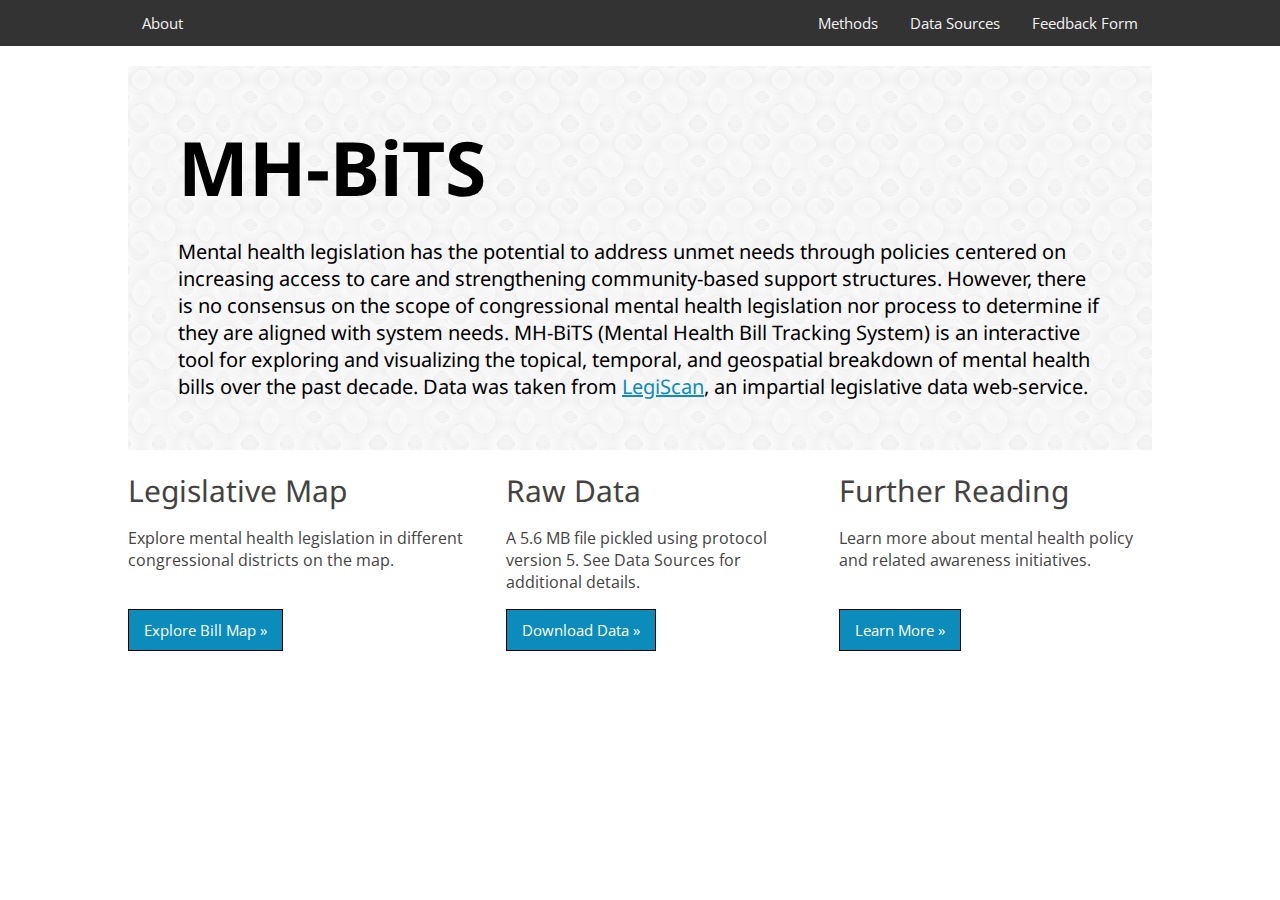
<file: index.html>
<!DOCTYPE html>
<html>
<head>
<meta name="viewport" content="width=device-width, initial-scale=1">

<!-- Load external css sheet !-->
<link rel="stylesheet" href="https://fonts.googleapis.com/css?family=Open+Sans">
<link href="https://fonts.googleapis.com/css2?family=Noto+Sans:wght@100&display=swap" rel="stylesheet">
<link rel="stylesheet" href="styles.css">


</head>
<body>

<div class="topnav">
  <div class="left-links">
    <a class="links selected" href="./index.html">About</a>
  </div>
  <div class="right-links">
    <a class="links" href="./methods.html"> Methods</a>
    <a class="links" href="./sources.html">Data Sources</a>
    <a class="links" target=”_blank” href="https://docs.google.com/forms/d/e/1FAIpQLSdnGkcEHN9Wh6PGfD7H6K91OIbj4FrsaiDHot1x5TyF10ZzVg/viewform?usp=sf_link">Feedback Form</a>
  </div>
  <!-- <div class="last-link">
    <a class="links" href="#">Feedback Form</a>
  </div> -->
</div>


<div class="info-container">
  <div class="info-text">
    <h1>MH-BiTS</h1>
    <p>
      Mental health legislation has the potential to address unmet needs through policies centered on increasing access to care and strengthening 
      community-based support structures. However, there is no consensus on the scope of congressional mental health legislation nor process 
      to determine if they are aligned with system needs. MH-BiTS (Mental Health Bill Tracking System) is an interactive tool for exploring and visualizing the topical, 
      temporal, and geospatial breakdown of mental health bills over the past decade. Data was taken from <a class="text-link" href="https://legiscan.com">LegiScan</a>, 
      an impartial legislative data web-service.
    </p>
  </div>
</div>

<div class="clicky-stuff">
  <div class="grid-container">
    <div class="grid-title">Legislative Map</div> 
    <div class="grid-title">Raw Data</div>
    <div class="grid-title">Further Reading</div>

    <div class="grid-item">
      <p>Explore mental health legislation in different congressional districts on the map.</p>
    </div>

    <div class="grid-item">
      <p>A 5.6 MB file pickled using protocol version 5. See Data Sources for additional details.</p>
    </div>

    <div class="grid-item">
      <p>Learn more about mental health policy and related awareness initiatives.</p>
    </div>

    <div class="grid-item">
      <a class="button" href="./viz.html">Explore Bill Map »</a>
    </div>

    <div class="grid-item">
      <a class="button" href="https://github.com/JayGupta797/ninja/blob/main/data.pkl?raw=true">Download Data »</a>
    </div>

    <div class="grid-item">
      <a class="button">Learn More »</a>
    </div>
  </div>
<div class="clicky-stuff">

</body>
</html>
</file>
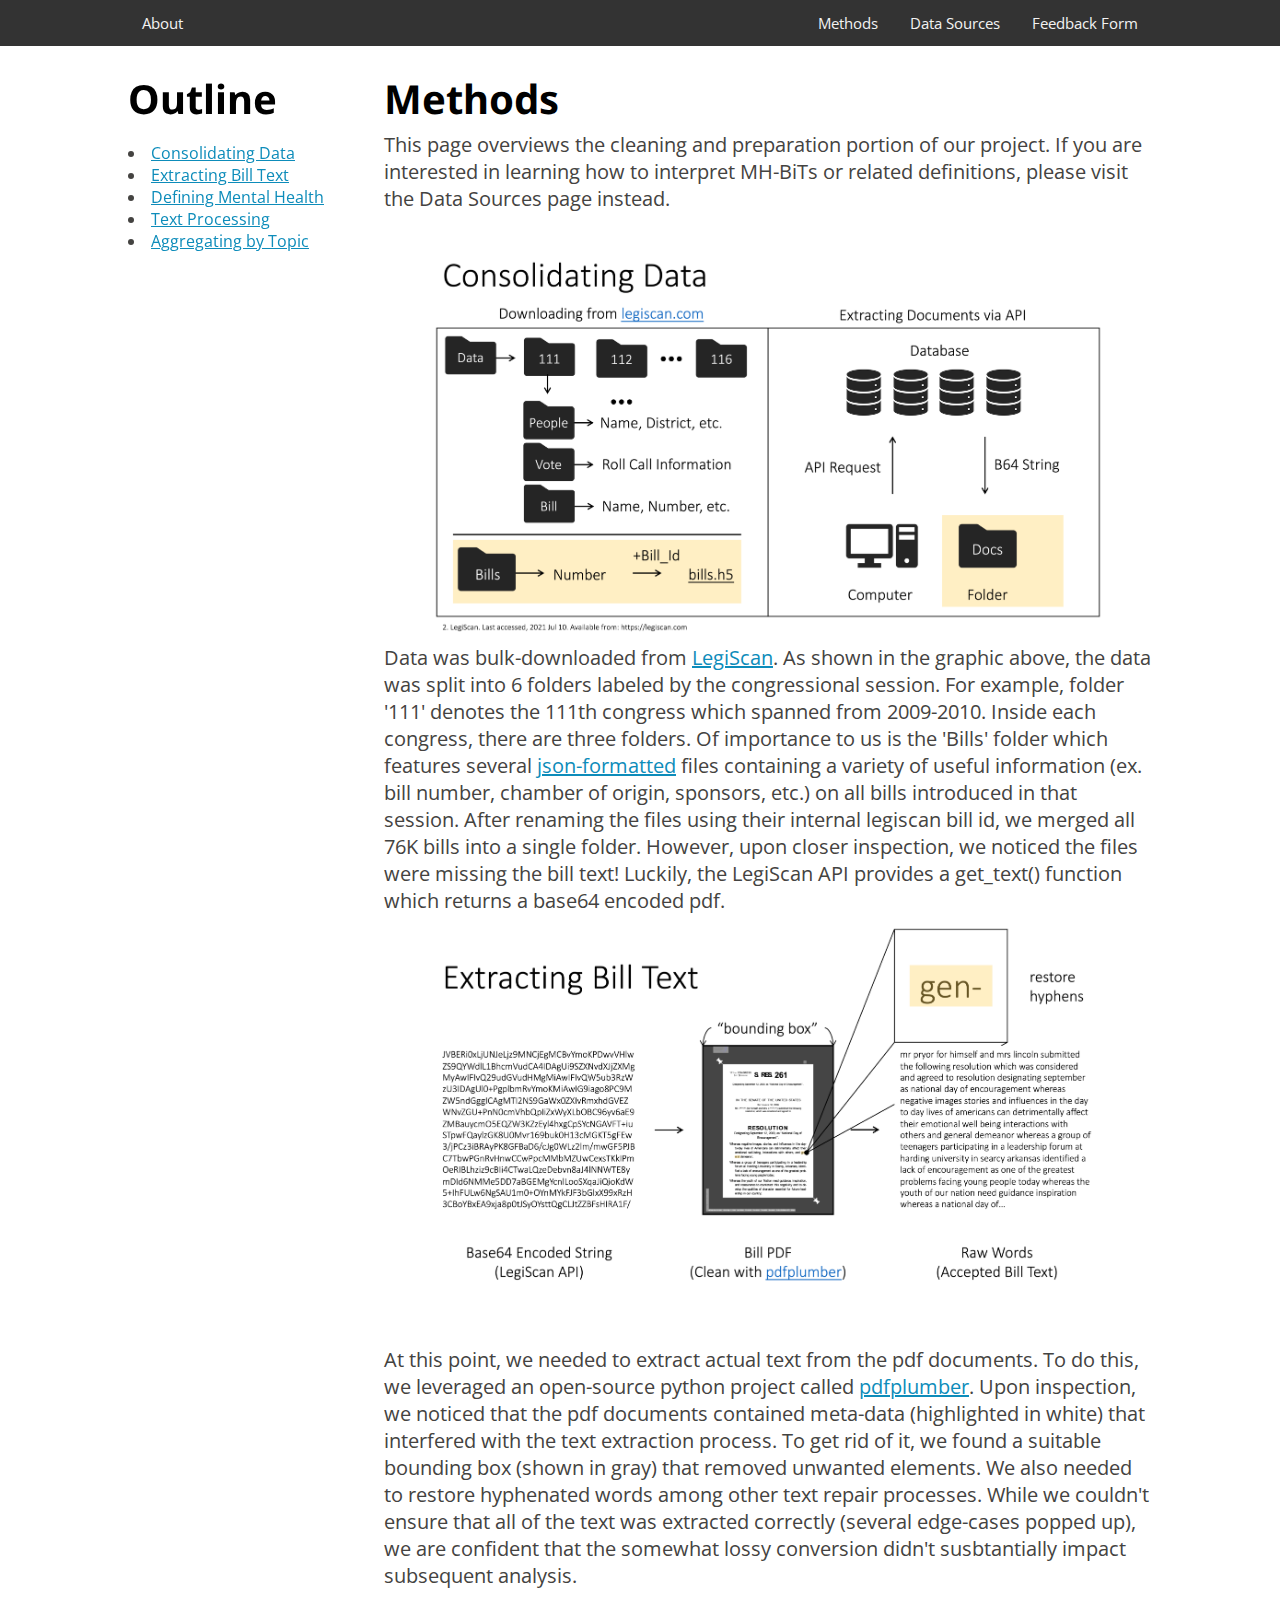
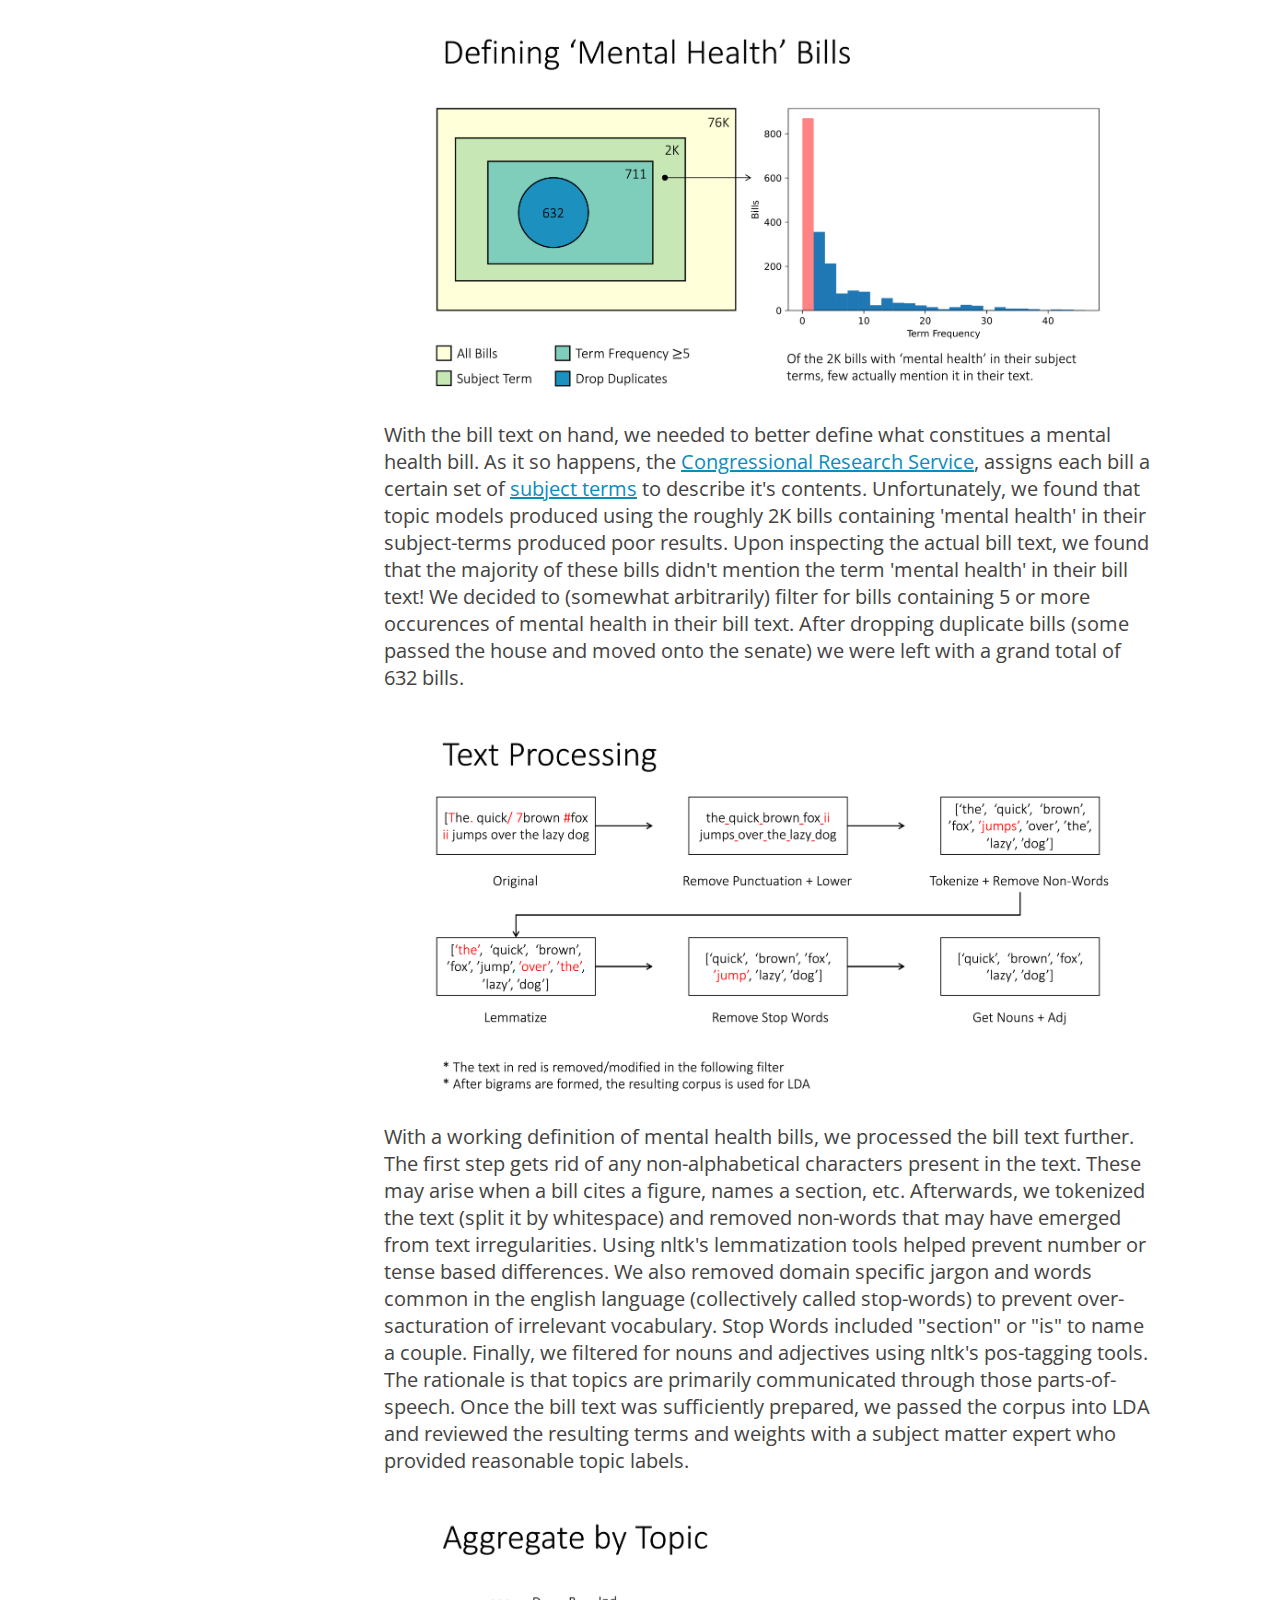
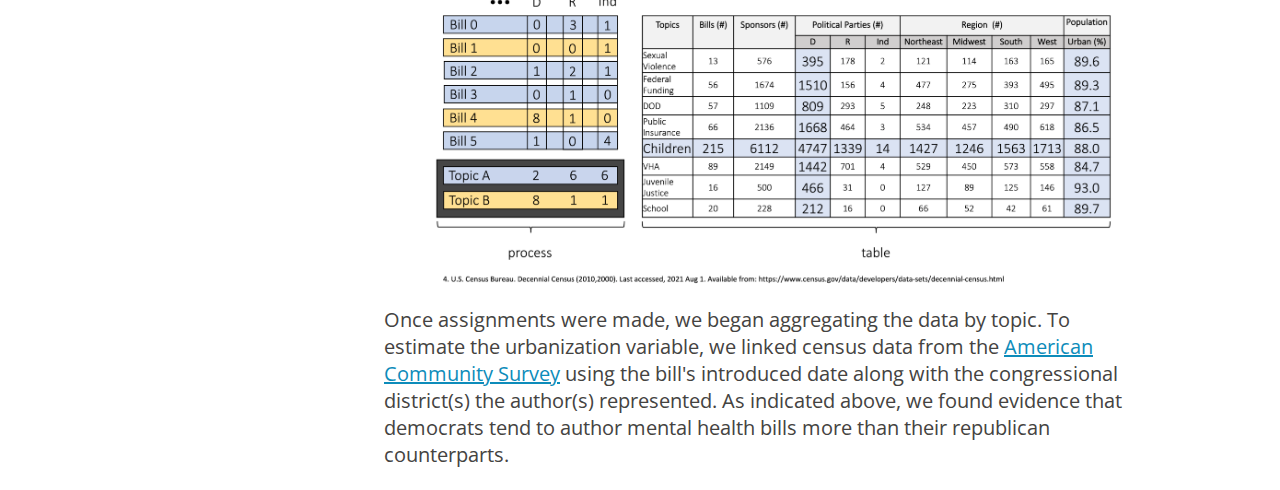
<file: methods.html>
<!DOCTYPE html>
<html>
<head>
<meta name="viewport" content="width=device-width, initial-scale=1">

<!-- Load external css sheet !-->
<link rel="stylesheet" href="https://fonts.googleapis.com/css?family=Open+Sans">
<link href="https://fonts.googleapis.com/css2?family=Noto+Sans:wght@100&display=swap" rel="stylesheet">
<link rel="stylesheet" href="styles.css">


</head>
<body>

<div class="topnav">
  <div class="left-links">
    <a class="links selected" href="./index.html">About</a>
  </div>
  <div class="right-links">
    <a class="links" href="./methods.html"> Methods</a>
    <a class="links" href="./sources.html">Data Sources</a>
    <a class="links" target=”_blank” href="https://docs.google.com/forms/d/e/1FAIpQLSdnGkcEHN9Wh6PGfD7H6K91OIbj4FrsaiDHot1x5TyF10ZzVg/viewform?usp=sf_link">Feedback Form</a>
  </div>
  <!-- <div class="last-link">
    <a class="links" href="#">Feedback Form</a>
  </div> -->
</div>


<div class="text-container">
  <div class="space"></div>
  <div class="outline">
    <h1>Outline</h1>
      <ul>
        <li><a class="text-link" href="#consolidating">Consolidating Data</a></li>
        <li><a class="text-link" href="#extracting">Extracting Bill Text</a></li>
        <li><a class="text-link" href="#defining">Defining Mental Health</a></li>
        <li><a class="text-link" href="#text-process">Text Processing</a></li>
        <li><a class="text-link" href="#aggregating">Aggregating by Topic</a></li>
      </ul>
  </div>
  <div class="text">
    <h1>Methods</h1>
    <p>
      This page overviews the cleaning and preparation portion of our project. If you are interested in learning how to interpret MH-BiTs or 
    related definitions, please visit the Data Sources page instead.
    </p>
    <img src="./images/bit-1.png" alt="text" class="image" id="consolidating">
    <p>
      Data was bulk-downloaded from <a class="text-link" target=”_blank” href="https://legiscan.com/datasets">LegiScan</a>. As shown in the graphic above, the data was split into 6 folders labeled by the congressional session. For example, folder '111' denotes the 111th congress which spanned from 2009-2010. Inside each congress, there are three folders. Of importance to us is the 'Bills' folder which features several <a class="text-link" target=”_blank” href="https://en.wikipedia.org/wiki/JSON">json-formatted</a> files containing a variety of useful information (ex. bill number, chamber of origin, sponsors, etc.) on all bills introduced in that session. After renaming the files using their internal legiscan bill id, we merged all 76K bills into a single folder. However, upon closer inspection, we noticed the files were missing the bill text! Luckily, the LegiScan API provides a get_text() function which returns a base64 encoded pdf.
    </p>
    <img src="./images/bit-2.png" alt="text" class="image" id="extracting">
    <p>
      At this point, we needed to extract actual text from the pdf documents. To do this, we leveraged an open-source python project called <a class="text-link" target=”_blank” href="https://github.com/jsvine/pdfplumber">pdfplumber</a>. Upon inspection, we noticed that the pdf documents contained meta-data (highlighted in white) that interfered with the text extraction process. To get rid of it, we found a suitable bounding box (shown in gray) that removed unwanted elements. We also needed to restore hyphenated words among other text repair processes. While we couldn't ensure that all of the text was extracted correctly (several edge-cases popped up), we are confident that the somewhat lossy conversion didn't susbtantially impact subsequent analysis.
    </p>
    <img src="./images/bit-3.png" alt="text" class="image" id="defining">
    <p>
      With the bill text on hand, we needed to better define what constitues a mental health bill. As it so happens, the <a class="text-link" target=”_blank” href="https://en.wikipedia.org/wiki/Congressional_Research_Service">Congressional Research Service</a>, assigns each bill a certain set of <a class="text-link" target=”_blank” href="https://www.congress.gov/help/field-values/legislative-subject-terms">subject terms</a> to describe it's contents. Unfortunately, we found that topic models produced using the roughly 2K bills containing 'mental health' in their subject-terms produced poor results. Upon inspecting the actual bill text, we found that the majority of these bills didn't mention the term 'mental health' in their bill text! We decided to (somewhat arbitrarily) filter for bills containing 5 or more occurences of mental health in their bill text. After dropping duplicate bills (some passed the house and moved onto the senate) we were left with a grand total of 632 bills. 
    </p>
    <img src="./images/bit-4.png" alt="text" class="image" id="text-process">
    <p>
      With a working definition of mental health bills, we processed the bill text further. The first step gets rid of any non-alphabetical characters present in the text. These may arise when a bill cites a figure, names a section, etc. Afterwards, we tokenized the text (split it by whitespace) and removed non-words that may have emerged from text irregularities. Using nltk's lemmatization tools helped prevent number or tense based differences. We also removed domain specific jargon and words common in the english language (collectively called stop-words) to prevent over-sacturation of irrelevant vocabulary. Stop Words included "section" or "is" to name a couple. Finally, we filtered for nouns and adjectives using nltk's pos-tagging tools. The rationale is that topics are primarily communicated through those parts-of-speech. Once the bill text was sufficiently prepared, we passed the corpus into LDA and reviewed the resulting terms and weights with a subject matter expert who provided reasonable topic labels.
    </p>
    <img src="./images/bit-5.png" alt="text" class="image" id="aggregating">
    <p>
      Once assignments were made, we began aggregating the data by topic. To estimate the urbanization variable, we linked census data from the <a class="text-link" target=”_blank” href="https://www.census.gov/programs-surveys/acs">American Community Survey</a> using the bill's introduced date along with the congressional district(s) the author(s) represented. As indicated above, we found evidence that democrats tend to author mental health bills more than their republican counterparts. 
    </p>
    <br>
  </div>
  <div class="space"></div>
</div>


</body>
</html>
</file>
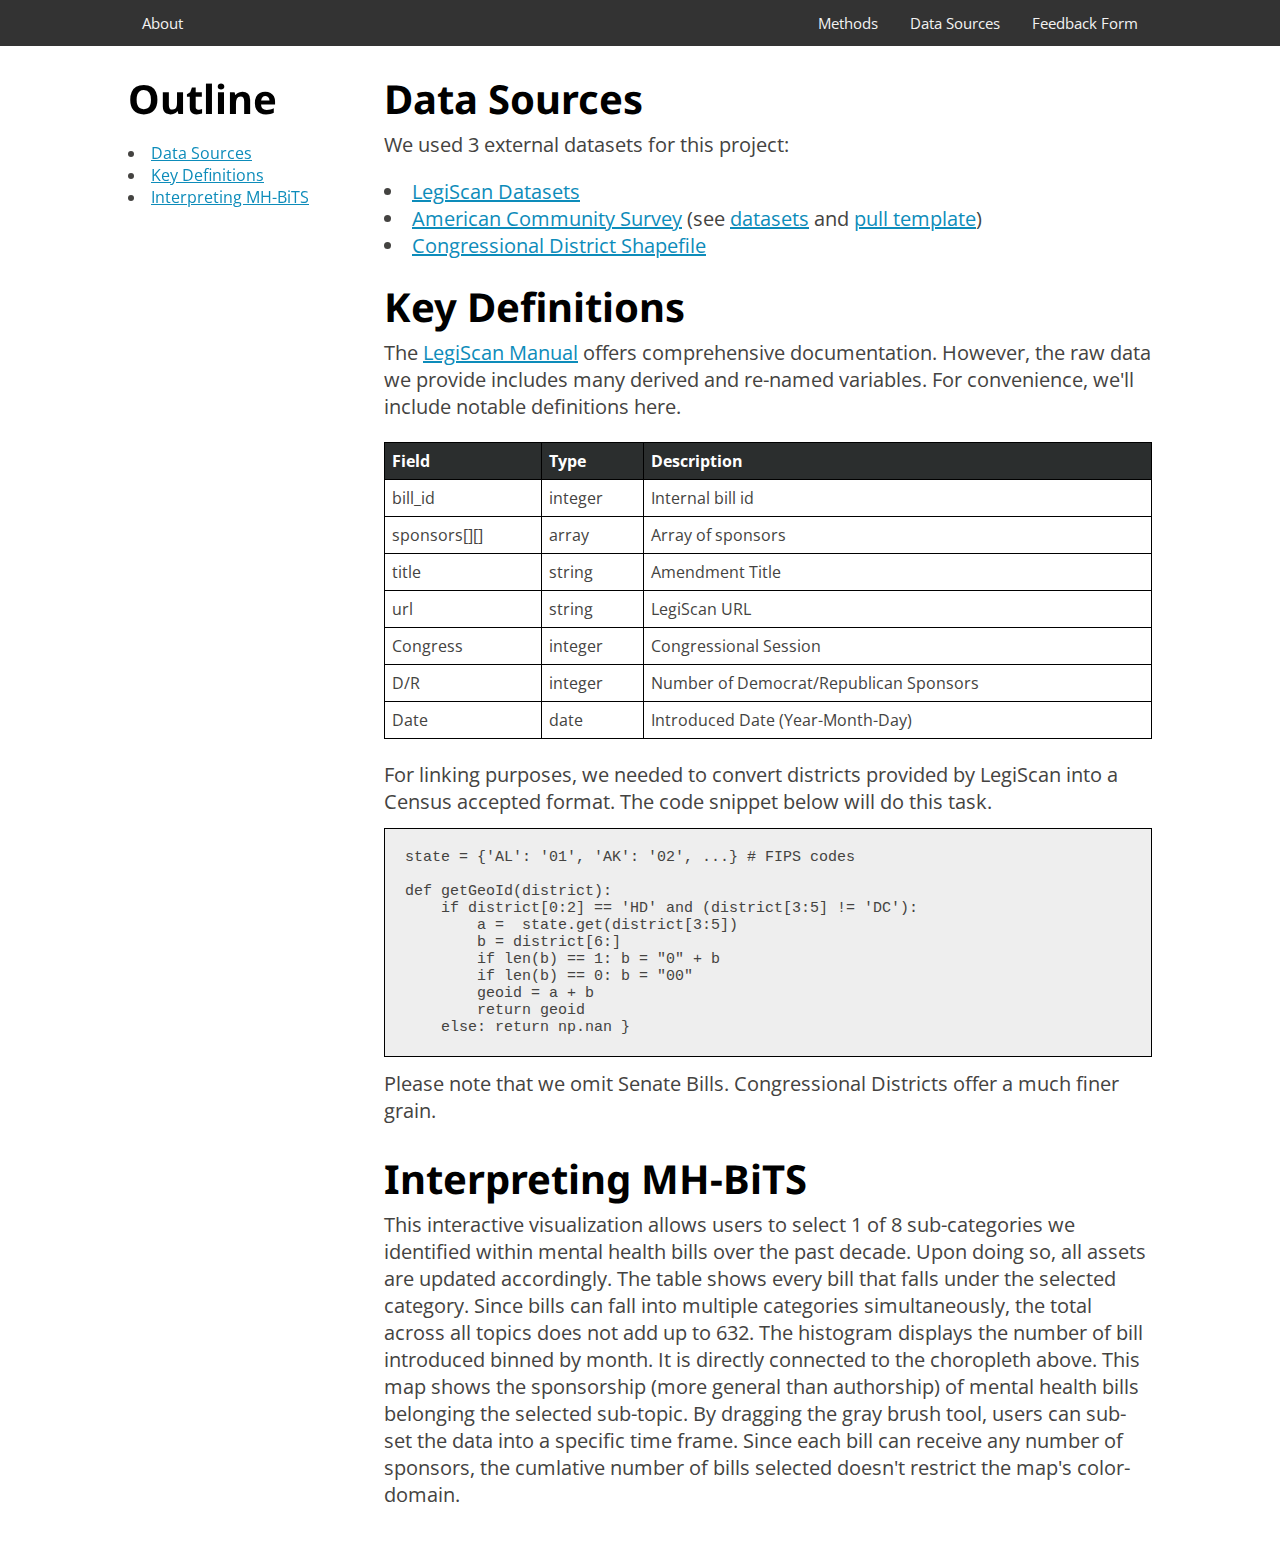
<file: sources.html>
<!DOCTYPE html>
<html>
<head>
<meta name="viewport" content="width=device-width, initial-scale=1">

<!-- Load external css sheet !-->
<link rel="stylesheet" href="https://fonts.googleapis.com/css?family=Open+Sans">
<link href="https://fonts.googleapis.com/css2?family=Noto+Sans:wght@100&display=swap" rel="stylesheet">
<link rel="stylesheet" href="styles.css">
</head>

<body>

<div class="topnav">
  <div class="left-links">
    <a class="links selected" href="./index.html">About</a>
  </div>
  <div class="right-links">
    <a class="links" href="./methods.html"> Methods</a>
    <a class="links" href="./sources.html">Data Sources</a>
    <a class="links" target=”_blank” href="https://docs.google.com/forms/d/e/1FAIpQLSdnGkcEHN9Wh6PGfD7H6K91OIbj4FrsaiDHot1x5TyF10ZzVg/viewform?usp=sf_link">Feedback Form</a>
  </div>
  <!-- <div class="last-link">
    <a class="links" href="#">Feedback Form</a>
  </div> -->
</div>


<div class="text-container">
  <div class="space"></div>
  <div class="outline">
    <h1>Outline</h1>
      <ul>
        <li><a class="text-link" href="#sources">Data Sources</a></li>
        <li><a class="text-link" href="#definitions">Key Definitions</a></li>
        <li><a class="text-link" href="#interpreting">Interpreting MH-BiTS</a></li>
      </ul>
  </div>
  <div class="text">
    <h1 id="sources">Data Sources</h1>
    <p>
      We used 3 external datasets for this project:
      <ul>
        <li><a class="text-link" target=”_blank” href="https://legiscan.com/datasets">LegiScan Datasets</a></li>
        <li><a class="text-link" target=”_blank” href="https://www.census.gov/programs-surveys/acs">American Community Survey</a> (see <a class="text-link" target=”_blank” href="https://api.census.gov/data.html">datasets</a> and <a class="text-link" target=”_blank” href="https://www.census.gov/content/dam/Census/data/developers/api-user-guide/api-guide.pdf">pull template</a>)</li>
        <li><a class="text-link" target=”_blank” href="https://www2.census.gov/geo/tiger/TIGER2012/CD/">Congressional District Shapefile</a></li>
      </ul>
    </p>

    <h1 id="definitions">Key Definitions</h1>
    <p>
      The <a class="text-link" target=”_blank” href="https://legiscan.com/misc/LegiScan_API_User_Manual.pdf">LegiScan Manual</a> offers comprehensive documentation. However, the raw data we provide includes many derived and re-named variables. For convenience, we'll include notable definitions here.
    </p>
    <br>
    <table>
      <tr>
        <th>Field</th>
        <th>Type</th>
        <th>Description</th>
      </tr>
      <tr>
        <td>bill_id</td>
        <td>integer</td>
        <td>Internal bill id</td>
      </tr>
      <tr>
        <td>sponsors[][]</td>
        <td>array</td>
        <td>Array of sponsors</td>
      </tr>
      <tr>
        <td>title</td>
        <td>string</td>
        <td>Amendment Title</td>
      </tr>
      <tr>
        <td>url</td>
        <td>string</td>
        <td>LegiScan URL</td>
      </tr>
      <tr>
        <td>Congress</td>
        <td>integer</td>
        <td>Congressional Session</td>
      </tr>
      <tr>
        <td>D/R</td>
        <td>integer</td>
        <td>Number of Democrat/Republican Sponsors</td>
      </tr>
      <tr>
        <td>Date</td>
        <td>date</td>
        <td>Introduced Date (Year-Month-Day)</td>
      </tr>
    </table>
    <br>
    <p> For linking purposes, we needed to convert districts provided by LegiScan into a Census accepted format. The code snippet below will do this task.</p>
    <pre><code>state = {'AL': '01', 'AK': '02', ...} # FIPS codes

def getGeoId(district):
    if district[0:2] == 'HD' and (district[3:5] != 'DC'):
        a =  state.get(district[3:5])
        b = district[6:]
        if len(b) == 1: b = "0" + b
        if len(b) == 0: b = "00"
        geoid = a + b
        return geoid
    else: return np.nan }</code></pre>
    <p>Please note that we omit Senate Bills. Congressional Districts offer a much finer grain.</p>
    <br>
    <h1 id="interpreting">Interpreting MH-BiTS</h1>
    <p>
      This interactive visualization allows users to select 1 of 8 sub-categories we identified within mental health bills over the past decade. Upon doing so, all assets are updated accordingly. The table shows every bill that falls under the selected category. Since bills can fall into multiple categories simultaneously, the total across all topics does not add up to 632. The histogram displays the number of bill introduced binned by month. It is directly connected to the choropleth above. This map shows the sponsorship (more general than authorship) of mental health bills belonging the selected sub-topic. By dragging the gray brush tool, users can sub-set the data into a specific time frame. Since each bill can receive any number of sponsors, the cumlative number of bills selected doesn't restrict the map's color-domain.
    </p>
    <br>
  </div>
  <div class="space"></div>
</div>

  <!-- <h1>On Legislation</h1>
    <p>
      This section seeks to overview the legislative process. In doing so, we hope to provide some much-needed context for the items described below.
      If you feel well equipped to press onward, go ahead and skip this introduction.
    </p>
    <br>
    <p>
      The United States constitution outlines the three branches of government: legislative, executive, and judicial. For our analyses, we are primarily concerned with the legislative branch. At a congressional scope, the legislature is bicameral, meaning it has an upper (Senate) and lower (House) chamber. 
    </p>
    <img src="./images/gov.png" alt="text" class="image" id="gov">
    <p>
      Since 1789, there have been 117 distinct congresses each lasting 2 years. For example, the 111th congress spanned from 1789 + 2⋅110 = 2009-2011. The Senate takes in two members per state. With 50 states, that makes a grand total of 100 senators. The House of Representatives splits each state into congressional districts based on population statistics provided by the census. As the census is conducted every decade, redistricting follows a similar timeline. While there are currently 435 seats, it is worth noting that this includes 6 non-voting members from the District of Columbia, Puerto Rico, American Samoa, Guam, Northern Mariana Islands, and Virgin Islands.
    </p>
    <br>
    <img src="./images/district-19.png" alt="text" class="image" id="district-19">
    <br>
    <p>
      Each legislator has certain information associated with them. Namely, they belong to a party and represent certain populations. They also receive campaign funds, have nicknames, and much more.
    </p>
    <br>
    <p>
      Now these legislators are supposed to make laws, but how exactly does that work out? Well, it all starts off with a bill. You can think of this as a rough-draft that is submitted to congress for further review. Bills may be introduced in both the House and Senate. The legislators introducing a bill are called primary sponsors. Optionally, a member of congress may demonstrate their support for a bill by co-sponsoring it. There is no limit to the number of cosponsors.
    </p>
    <br>
    <img src="./images/bill.png" alt="text" id="bill">
    <br>
    <p>
      While the content of bills vary, they do share a similar structure. In general, bills open with a brief description (something like to amend...) followed by background information and proposal details. All of the lines are numbered with a maximum of 22 in a given page. Admittingly, this is all probably difficult to conceptualize, so we included an accompanying diagram on the right. If you want a more detailed review of bill structure, we recommend checking out this <a class="text-link" target=”_blank” href="https://courses.lumenlearning.com/masterybusinesslaw/chapter/how-to-read-a-bill/">article</a> on how to read a bill.
    </p>
    <br>
    <p>
      Bills also contain document-level information. Namely, they have numbers, types, descriptions, and subject terms. Numbers (ex HR-123) are assigned based on the order bills are proposed in a given congress. The description and subject terms are assigned by the Congressional Research Service. Officially, there are 565 subjects (ex. mental health), 299 geographic entities (ex. ASEAN), and 180 organizations (ex. Peace Corps).
    </p>
    <br> -->


</body>
</html>
</file>
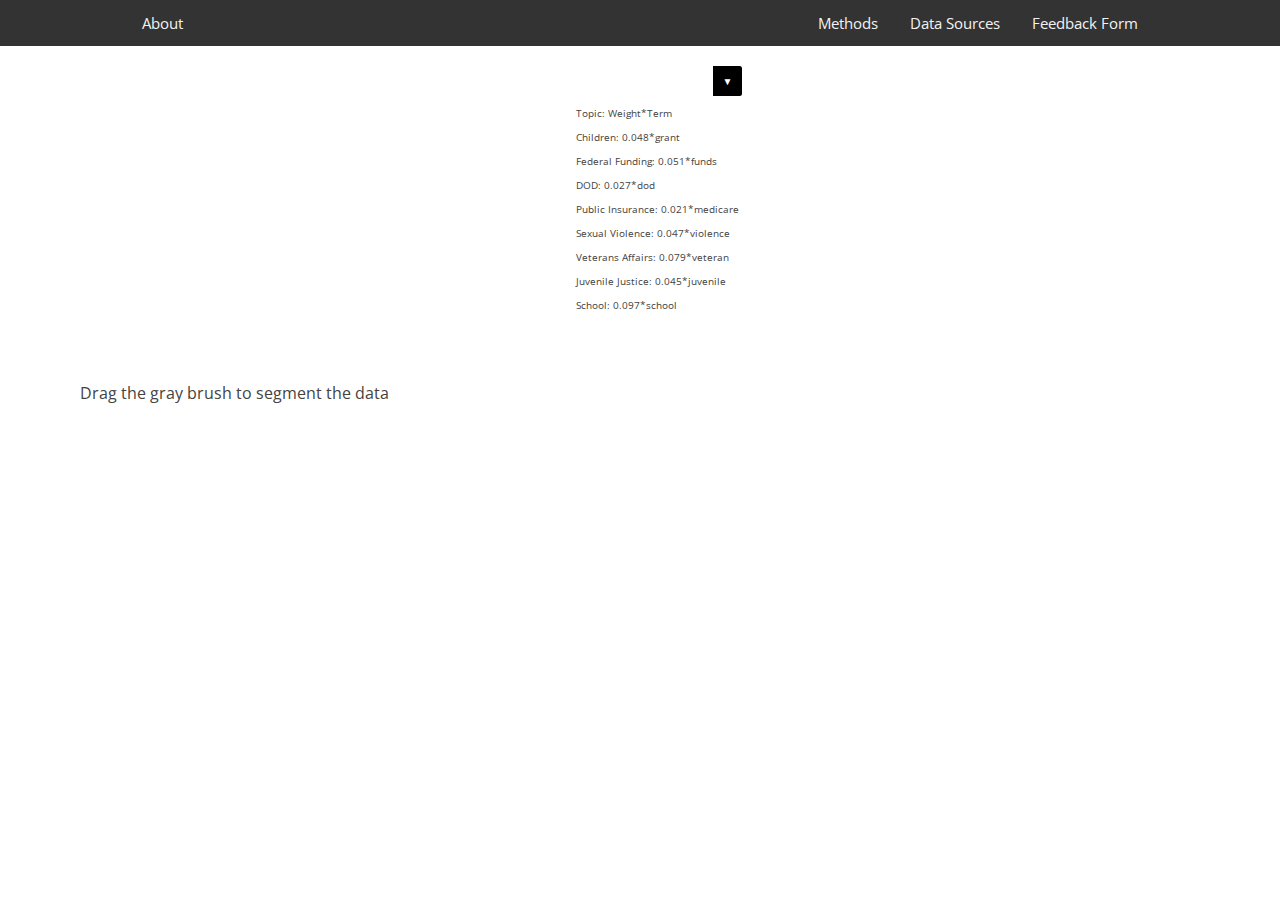
<file: viz.html>
<!DOCTYPE html>
<meta charset="utf-8">

<!-- Load d3.js -->
<script src="https://d3js.org/d3.v4.js"></script>

<!-- Load external css sheet !-->
<link rel="stylesheet" href="viz_style.css">
<link rel="stylesheet" href="https://fonts.googleapis.com/css?family=Open+Sans">

<!-- Load font !-->
<link rel="stylesheet" href="https://fonts.googleapis.com/css?family=Open+Sans">
<link href="https://fonts.googleapis.com/css2?family=Noto+Sans:wght@100&display=swap" rel="stylesheet">

<!-- Basic Layout !-->
<body>
	
	<div class="topnav">
  		<div class="left-links">
    		<a class="links selected" href="./index.html">About</a>
  		</div>
  		<div class="right-links">
		    <a class="links" href="./methods.html"> Methods</a>
		    <a class="links" href="./sources.html">Data Sources</a>
		    <a class="links" target=”_blank” href="https://docs.google.com/forms/d/e/1FAIpQLSdnGkcEHN9Wh6PGfD7H6K91OIbj4FrsaiDHot1x5TyF10ZzVg/viewform?usp=sf_link">Feedback Form</a>
  		</div>
	</div>

	<div class="top-container">
	  <div class="map-box"></div>
	  <div class="topics">
	  	<div class="selector-box"></div>
	  	<div class="weights">
			<p>Topic: Weight*Term</p>
			<p>Children: 0.048*grant</p>
	  		<p>Federal Funding: 0.051*funds</p>
	  		<p>DOD: 0.027*dod</p>
	  		<p>Public Insurance: 0.021*medicare</p>
	  		<p>Sexual Violence: 0.047*violence</p>
	  		<p>Veterans Affairs: 0.079*veteran</p>
	  		<p>Juvenile Justice: 0.045*juvenile</p>
	  		<p>School: 0.097*school</p>
	  	</div>
	  </div>
	  <div class="blank-space"></div>
	  <div style="overflow-x:auto;" class="table-box"></div>
	</div>
	<div class="bar-text"><p>Drag the gray brush to segment the data</p></div>
	<div class="bottom-container">
		<div class="bar-box" id="bar"></div>
	</div>

</body>

<!-- Load map js  !-->
<script src="map.js"></script>

<!-- Load table js  !-->
<script src="table.js"></script>

<!-- Load bar js  !-->
<script src="bar.js"></script>

</html>
</file>
<file: styles.css>
:root {
  --space-between: 20px;
  --nav-color: #333;
  --nav-hover-color: #272727;
  --text-link-color: #0D8CBA;
  --text-link-hover-color: #0036B1;
}

.text-link { color: var(--text-link-color); }
.text-link:hover { color: var(--text-link-hover-color); }

body {
  margin: 0;
  font-family: "Open Sans", sans-serif;
  color: #444341;
}

.topnav {
  overflow: hidden;
  background-color: var(--nav-color);
  margin-bottom: var(--space-between);
}

.topnav a {
  color: #f2f2f2;
  padding: 14px;
  text-decoration: none;
  font-size: 15px;
}

.topnav .left-links {
  float: left;
  padding-left: 10vw;
  padding-top: 12px;
  padding-bottom: 12px;
}

.topnav .right-links {
  float: right;
  padding-right: 10vw;
  padding-top: 12px;
  padding-bottom: 12px;
}

.topnav a:hover {
  background-color: var(--nav-hover-color);
}

.info-container {
    width: 80vw;
    background-image: url('./confectionary.png');
    background-origin: content-box;
    margin: auto;
    margin-bottom: var(--space-between);
}

.info-text {
    padding:  50px;
}

.info-text h1 {
    font-family: "Noto Sans", sans-serif;
    font-size: 75px;
    color: black;
    margin-bottom: 5px;
    margin-top: 0px;
}

.info-text p {
    font-family: "Noto Sans", sans-serif;
    font-size: 20px;
    color: black;
    margin-bottom: 0px;
}

.clicky-stuff {
    padding-left: 10vw;
    padding-right: 10vw;
}

.grid-container {
  display: grid;
  grid-template-columns: auto auto auto;
  column-gap: 2rem;
}

.grid-title {
    font-family: "Noto Sans", sans-serif;
    font-size: 30px;
}

.button {
  border: 1px solid black;
  background-color: #0C8CBA; 
  color: white;
  padding: 10px 15px;
  text-align: center;
  display: inline-block;
  text-decoration: none;
  font-family: "Open Sans", sans-serif;
  font-size: 15px;
  cursor: pointer;
}

.button:hover {
  background-color: #066687;
}

.text-container {
  display: flex;
  /*border: 1px solid black;*/
}

.text-container h1 {
  font-family: "Noto Sans", sans-serif;
  font-size: 40px;
  color: black;
  margin-bottom: 5px;
  margin-top: 5px;
}

.outline {
  flex: 20;
  align-self: flex-start;
  position: sticky;
  top: 0;
  /*border: 1px solid black;*/
}

.outline ul {
  list-style-position: inside;
  padding-left: 0px;
}

.text {
  flex: 60;
  /*border: 1px solid black;*/
}

.text p {
  font-family: "Open Sans", sans-serif;
  font-size: 20px;
  color: #444341;
  margin-bottom: 0px;
  margin-top: 0px;
}

.text ul {
  list-style-position: inside;
  padding-left: 0px;
  font-size: 20px;
}

.text .image {
  display: block;
  margin-left: auto;
  margin-right: auto;
  width: 60vw;
}

#bill  {
  width:  30vw;
  float: right;
}

.space {
  flex: 10;
  /*border: 1px solid black;*/
}

pre code {
  background-color: #eee;
  border: 1px solid #000;
  display: block;
  padding: 20px;
  font-size: 15px;
}

table {
  font-family: "Open Sans", sans-serif;
  border-collapse: collapse;
  width: 100%;
}

td, th {
  border: 1px solid black;
  text-align: left;
  padding: 7px;
}

th {
  background-color: #2b2e2e;
  color: white;
}

/*tr:nth-child(even) {
  background-color: #dddddd;
}*/
</file>
<file: viz_style.css>
:root {
  --space-between: 20px;
  --nav-color: #333;
  --nav-hover-color: #272727;
}

body {
  margin: 0;
  font-family: "Open Sans", sans-serif;
  color: #444341;
}

.topnav {
  overflow: hidden;
  background-color: var(--nav-color);
  margin-bottom: var(--space-between);
}

.topnav a {
  color: #f2f2f2;
  padding: 14px;
  text-decoration: none;
  font-size: 15px;
}

.topnav .left-links {
  float: left;
  padding-left: 10vw;
  padding-top: 12px;
  padding-bottom: 12px;
}

.topnav .right-links {
  float: right;
  padding-right: 10vw;
  padding-top: 12px;
  padding-bottom: 12px;
}

.topnav a:hover {
  background-color: var(--nav-hover-color);
}

.top-container {
  font-size: 10px;
  display: flex;
}

.bottom-container {
  display: flex;
  min-width: 0;
}

.map-box {
  flex: 45;
  text-align:center;
  /*border: 1px solid black;*/
}

.topics {
  flex: 13;
  /*border: 1px solid black;*/
}

.blank-space {
  flex: 2;
  /*border: 1px solid black;*/
}

.table-box {
  flex: 40;
  height: 300px;
  /*border: 1px solid black;*/
}

.bar-box {
  flex: 100;
  text-align:center;
  /*border: 1px solid black;*/
}

.bar-text {
  text-align:left;
  padding-left: 80px;
}

#bills {
  font-family: 'Open Sans', sans-serif;
  border-collapse: collapse;
  width: 96%;
}

#bills td, #bills th {
  border: 1px solid black;
  padding: 5px;
}

#bills tr:nth-child(even){background-color: #f2f2f2;}

#bills tr:hover {background-color: #ddd;}

#bills th {
  padding-top: 5px;
  padding-bottom: 5px;
  text-align: left;
  background-color: #333;
  color: white;
}

.selector-box {
  text-align: left;
  position: absolute;
  /*border: 1px solid black;*/
}

select {
   border: 1px solid black;
   background: #333;
   flex: 1;
   padding: 0 .5em;
   color: #fff;
   cursor: pointer;
   font-size: 15px;
   font-family: 'Noto Sans', sans-serif;
}

.selector-box {
   position: relative;
   display: flex;
   height: 3em;
   line-height: 3;
   overflow: hidden;
   border-radius: .25em;
   color: #fff;
}

.selector-box::after {
   content: '\25BC';
   position: absolute;
   top: 0;
   right: 0;
   padding: 0 1em;
   background: black;
   cursor:pointer;
   pointer-events:none;
   transition:.25s all ease;
}

.selector-box:hover::after {
   color: #23b499;
}

.weights {
  position: absolute;
  /*border: 1px solid black;*/
}
</file>
